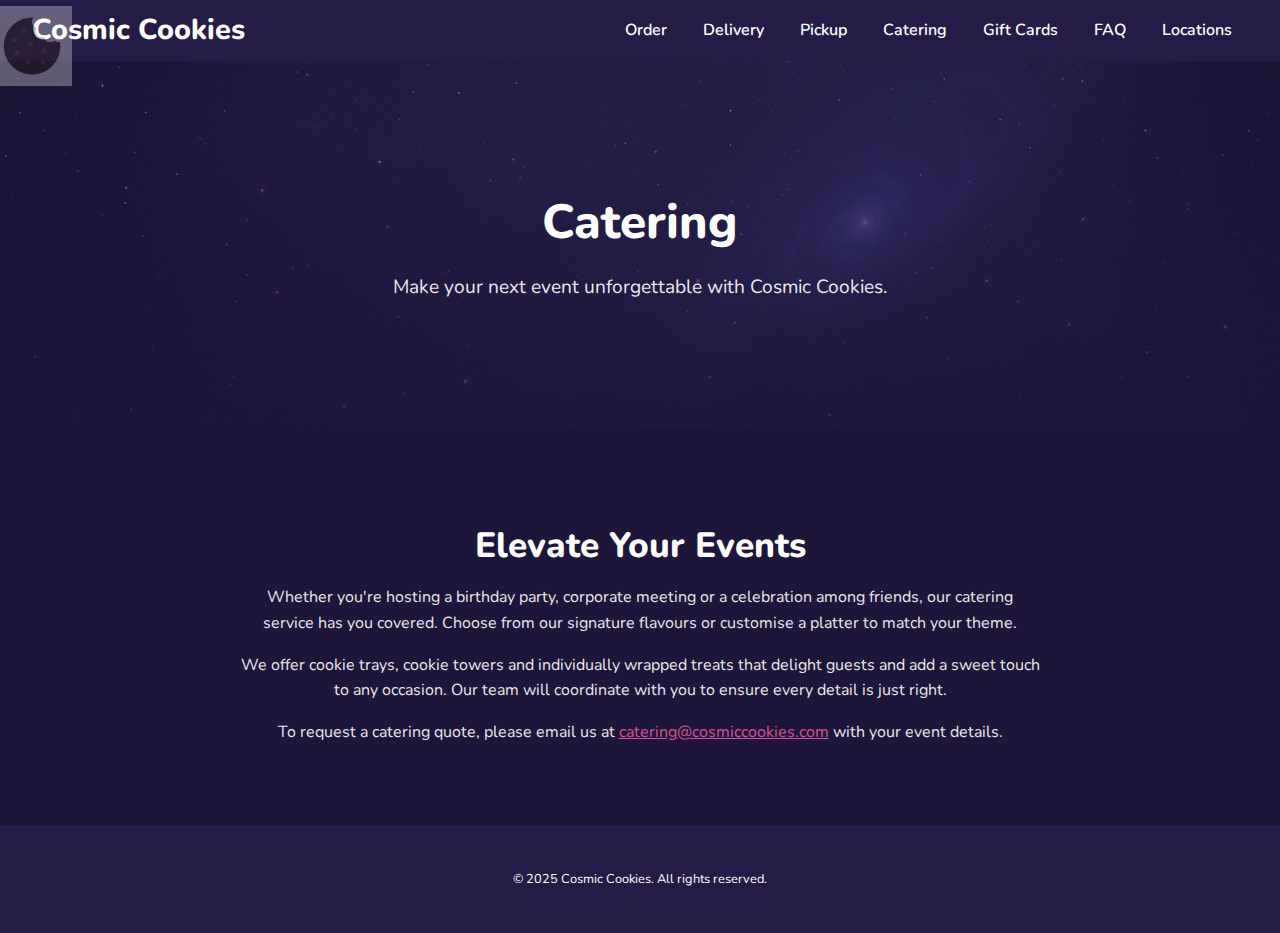
<file: catering.html>
<!DOCTYPE html>
<html lang="en">
  <head>
    <meta charset="UTF-8" />
    <meta name="viewport" content="width=device-width, initial-scale=1.0" />
    <title>Catering · Cosmic Cookies</title>
    <link
      href="https://fonts.googleapis.com/css2?family=Nunito:wght@400;600;800&display=swap"
      rel="stylesheet"
    />
    <link rel="stylesheet" href="style.css" />
  </head>
  <body>
    <header>
      <div class="logo">
        <img src="cookie_logo.png" alt="Cookie silhouette" class="cookie-bg" />
        <span>Cosmic Cookies</span>
      </div>
      <nav class="desktop-nav">
        <a href="order.html">Order</a>
        <a href="delivery.html">Delivery</a>
        <a href="pickup.html">Pickup</a>
        <a href="catering.html" class="active">Catering</a>
        <a href="giftcards.html">Gift&nbsp;Cards</a>
        <a href="faq.html">FAQ</a>
        <a href="locations.html">Locations</a>
      </nav>
      <button class="hamburger" id="hamburger-btn">&#9776;</button>
    </header>
    <nav class="mobile-nav" id="mobileNav">
      <a href="order.html">Order</a>
      <a href="delivery.html">Delivery</a>
      <a href="pickup.html">Pickup</a>
      <a href="catering.html" class="active">Catering</a>
      <a href="giftcards.html">Gift&nbsp;Cards</a>
      <a href="faq.html">FAQ</a>
      <a href="locations.html">Locations</a>
    </nav>

    <section class="hero">
      <div class="hero-content">
        <h1>Catering</h1>
        <p>Make your next event unforgettable with Cosmic Cookies.</p>
      </div>
    </section>

    <section class="content">
      <h2>Elevate Your Events</h2>
      <p>
        Whether you're hosting a birthday party, corporate meeting or a
        celebration among friends, our catering service has you covered. Choose
        from our signature flavours or customise a platter to match your
        theme.
      </p>
      <p>
        We offer cookie trays, cookie towers and individually wrapped treats
        that delight guests and add a sweet touch to any occasion. Our team
        will coordinate with you to ensure every detail is just right.
      </p>
      <p>
        To request a catering quote, please email us at
        <a href="mailto:catering@cosmiccookies.com" style="color: var(--accent); text-decoration: underline;">catering@cosmiccookies.com</a>
        with your event details.
      </p>
    </section>

    <footer>
      <p>&copy; 2025 Cosmic Cookies. All rights reserved.</p>
    </footer>
    <script src="script.js"></script>
  </body>
</html>
</file>
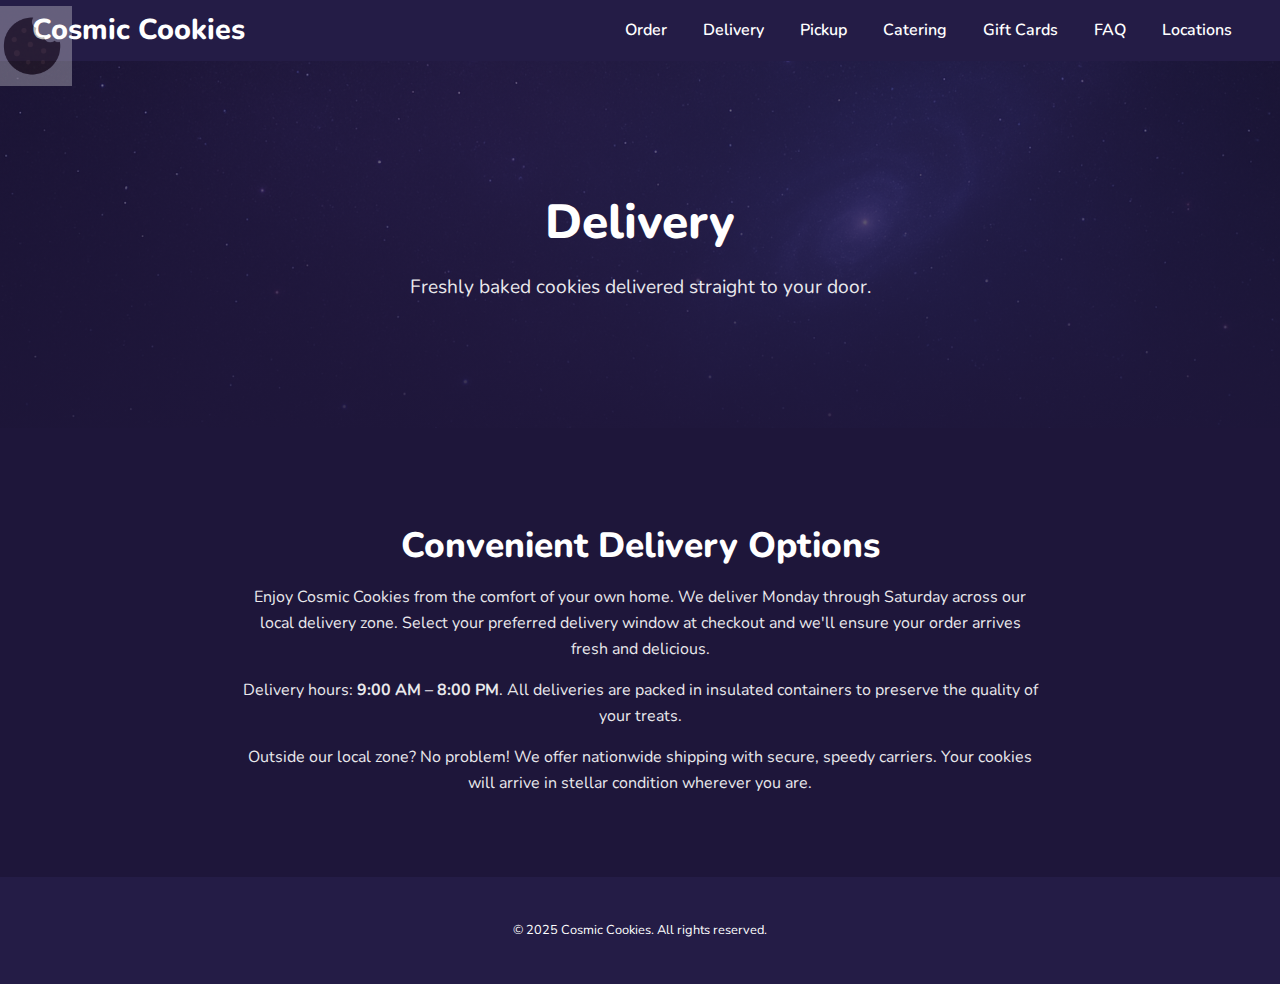
<file: delivery.html>
<!DOCTYPE html>
<html lang="en">
  <head>
    <meta charset="UTF-8" />
    <meta name="viewport" content="width=device-width, initial-scale=1.0" />
    <title>Delivery · Cosmic Cookies</title>
    <link
      href="https://fonts.googleapis.com/css2?family=Nunito:wght@400;600;800&display=swap"
      rel="stylesheet"
    />
    <link rel="stylesheet" href="style.css" />
  </head>
  <body>
    <header>
      <div class="logo">
        <img src="cookie_logo.png" alt="Cookie silhouette" class="cookie-bg" />
        <span>Cosmic Cookies</span>
      </div>
      <nav class="desktop-nav">
        <a href="order.html">Order</a>
        <a href="delivery.html" class="active">Delivery</a>
        <a href="pickup.html">Pickup</a>
        <a href="catering.html">Catering</a>
        <a href="giftcards.html">Gift&nbsp;Cards</a>
        <a href="faq.html">FAQ</a>
        <a href="locations.html">Locations</a>
      </nav>
      <button class="hamburger" id="hamburger-btn">&#9776;</button>
    </header>
    <nav class="mobile-nav" id="mobileNav">
      <a href="order.html">Order</a>
      <a href="delivery.html" class="active">Delivery</a>
      <a href="pickup.html">Pickup</a>
      <a href="catering.html">Catering</a>
      <a href="giftcards.html">Gift&nbsp;Cards</a>
      <a href="faq.html">FAQ</a>
      <a href="locations.html">Locations</a>
    </nav>

    <section class="hero">
      <div class="hero-content">
        <h1>Delivery</h1>
        <p>Freshly baked cookies delivered straight to your door.</p>
      </div>
    </section>

    <section class="content">
      <h2>Convenient Delivery Options</h2>
      <p>
        Enjoy Cosmic Cookies from the comfort of your own home. We deliver
        Monday through Saturday across our local delivery zone. Select your
        preferred delivery window at checkout and we'll ensure your order
        arrives fresh and delicious.
      </p>
      <p>
        Delivery hours: <strong>9:00&nbsp;AM – 8:00&nbsp;PM</strong>. All deliveries are
        packed in insulated containers to preserve the quality of your treats.
      </p>
      <p>
        Outside our local zone? No problem! We offer nationwide shipping with
        secure, speedy carriers. Your cookies will arrive in stellar condition
        wherever you are.
      </p>
    </section>

    <footer>
      <p>&copy; 2025 Cosmic Cookies. All rights reserved.</p>
    </footer>
    <script src="script.js"></script>
  </body>
</html>
</file>
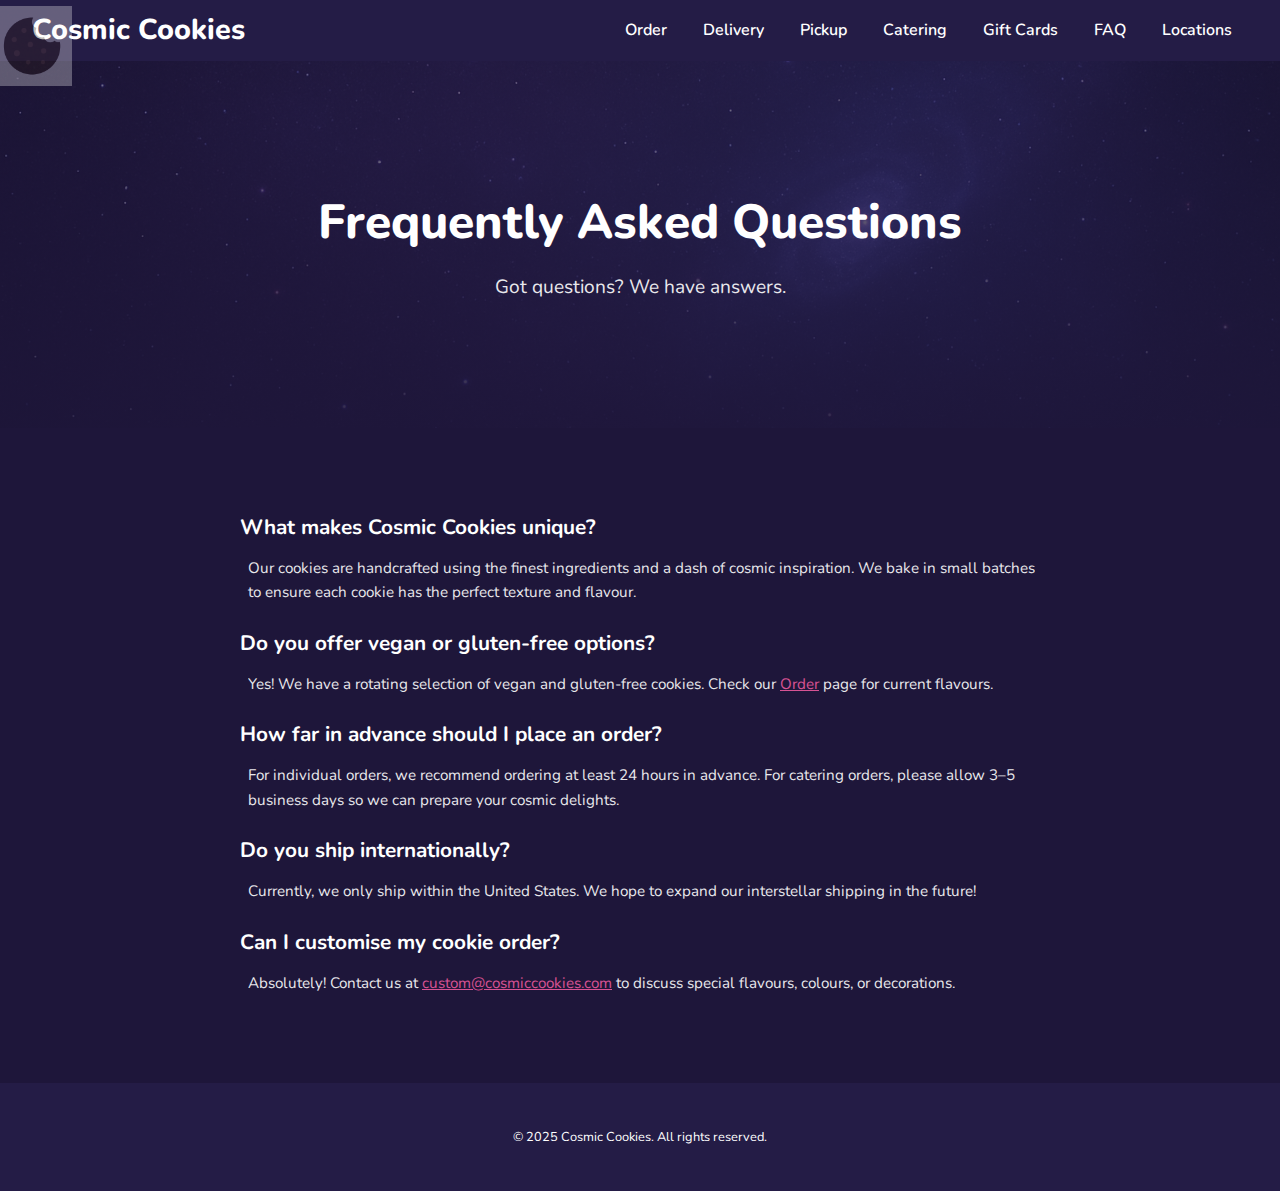
<file: faq.html>
<!DOCTYPE html>
<html lang="en">
  <head>
    <meta charset="UTF-8" />
    <meta name="viewport" content="width=device-width, initial-scale=1.0" />
    <title>FAQ · Cosmic Cookies</title>
    <link
      href="https://fonts.googleapis.com/css2?family=Nunito:wght@400;600;800&display=swap"
      rel="stylesheet"
    />
    <link rel="stylesheet" href="style.css" />
  </head>
  <body>
    <header>
      <div class="logo">
        <img src="cookie_logo.png" alt="Cookie silhouette" class="cookie-bg" />
        <span>Cosmic Cookies</span>
      </div>
      <nav class="desktop-nav">
        <a href="order.html">Order</a>
        <a href="delivery.html">Delivery</a>
        <a href="pickup.html">Pickup</a>
        <a href="catering.html">Catering</a>
        <a href="giftcards.html">Gift&nbsp;Cards</a>
        <a href="faq.html" class="active">FAQ</a>
        <a href="locations.html">Locations</a>
      </nav>
      <button class="hamburger" id="hamburger-btn">&#9776;</button>
    </header>
    <nav class="mobile-nav" id="mobileNav">
      <a href="order.html">Order</a>
      <a href="delivery.html">Delivery</a>
      <a href="pickup.html">Pickup</a>
      <a href="catering.html">Catering</a>
      <a href="giftcards.html">Gift&nbsp;Cards</a>
      <a href="faq.html" class="active">FAQ</a>
      <a href="locations.html">Locations</a>
    </nav>

    <section class="hero">
      <div class="hero-content">
        <h1>Frequently Asked Questions</h1>
        <p>Got questions? We have answers.</p>
      </div>
    </section>

    <section class="content faq-list">
      <div class="faq-item">
        <h3>What makes Cosmic Cookies unique?</h3>
        <p>
          Our cookies are handcrafted using the finest ingredients and a dash of
          cosmic inspiration. We bake in small batches to ensure each cookie
          has the perfect texture and flavour.
        </p>
      </div>
      <div class="faq-item">
        <h3>Do you offer vegan or gluten‑free options?</h3>
        <p>
          Yes! We have a rotating selection of vegan and gluten‑free
          cookies. Check our <a href="order.html" style="color: var(--accent); text-decoration: underline;">Order</a> page for current flavours.
        </p>
      </div>
      <div class="faq-item">
        <h3>How far in advance should I place an order?</h3>
        <p>
          For individual orders, we recommend ordering at least 24 hours in
          advance. For catering orders, please allow 3–5 business days so we
          can prepare your cosmic delights.
        </p>
      </div>
      <div class="faq-item">
        <h3>Do you ship internationally?</h3>
        <p>
          Currently, we only ship within the United States. We hope to expand
          our interstellar shipping in the future!
        </p>
      </div>
      <div class="faq-item">
        <h3>Can I customise my cookie order?</h3>
        <p>
          Absolutely! Contact us at
          <a href="mailto:custom@cosmiccookies.com" style="color: var(--accent); text-decoration: underline;">custom@cosmiccookies.com</a>
          to discuss special flavours, colours, or decorations.
        </p>
      </div>
    </section>

    <footer>
      <p>&copy; 2025 Cosmic Cookies. All rights reserved.</p>
    </footer>
    <script src="script.js"></script>
  </body>
</html>
</file>
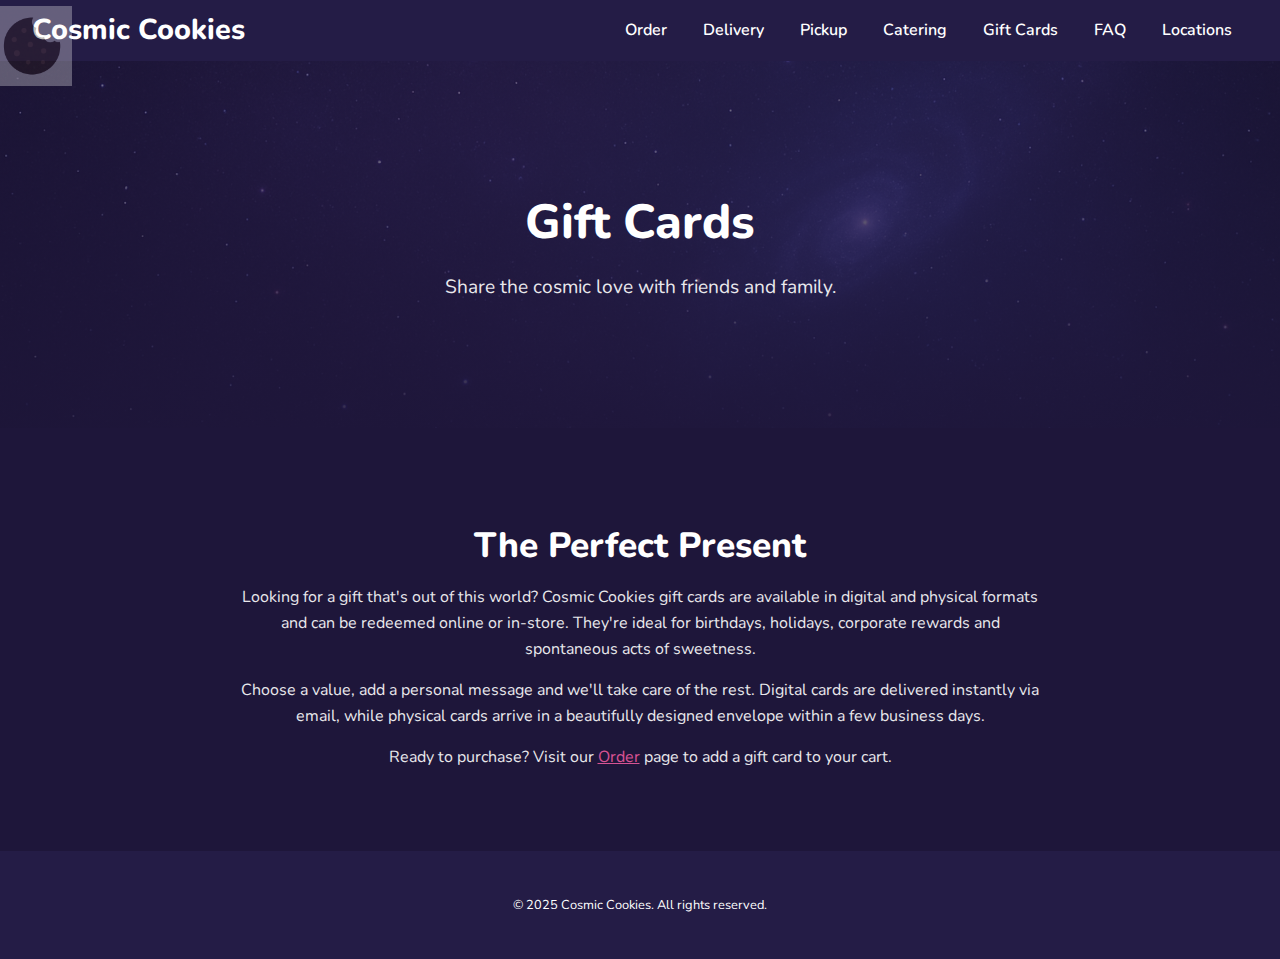
<file: giftcards.html>
<!DOCTYPE html>
<html lang="en">
  <head>
    <meta charset="UTF-8" />
    <meta name="viewport" content="width=device-width, initial-scale=1.0" />
    <title>Gift Cards · Cosmic Cookies</title>
    <link
      href="https://fonts.googleapis.com/css2?family=Nunito:wght@400;600;800&display=swap"
      rel="stylesheet"
    />
    <link rel="stylesheet" href="style.css" />
  </head>
  <body>
    <header>
      <div class="logo">
        <img src="cookie_logo.png" alt="Cookie silhouette" class="cookie-bg" />
        <span>Cosmic Cookies</span>
      </div>
      <nav class="desktop-nav">
        <a href="order.html">Order</a>
        <a href="delivery.html">Delivery</a>
        <a href="pickup.html">Pickup</a>
        <a href="catering.html">Catering</a>
        <a href="giftcards.html" class="active">Gift&nbsp;Cards</a>
        <a href="faq.html">FAQ</a>
        <a href="locations.html">Locations</a>
      </nav>
      <button class="hamburger" id="hamburger-btn">&#9776;</button>
    </header>
    <nav class="mobile-nav" id="mobileNav">
      <a href="order.html">Order</a>
      <a href="delivery.html">Delivery</a>
      <a href="pickup.html">Pickup</a>
      <a href="catering.html">Catering</a>
      <a href="giftcards.html" class="active">Gift&nbsp;Cards</a>
      <a href="faq.html">FAQ</a>
      <a href="locations.html">Locations</a>
    </nav>

    <section class="hero">
      <div class="hero-content">
        <h1>Gift Cards</h1>
        <p>Share the cosmic love with friends and family.</p>
      </div>
    </section>

    <section class="content">
      <h2>The Perfect Present</h2>
      <p>
        Looking for a gift that's out of this world? Cosmic Cookies gift cards
        are available in digital and physical formats and can be redeemed
        online or in‑store. They're ideal for birthdays, holidays, corporate
        rewards and spontaneous acts of sweetness.
      </p>
      <p>
        Choose a value, add a personal message and we'll take care of the
        rest. Digital cards are delivered instantly via email, while
        physical cards arrive in a beautifully designed envelope within a few
        business days.
      </p>
      <p>
        Ready to purchase? Visit our <a href="order.html" style="color: var(--accent); text-decoration: underline;">Order</a> page to add a gift card to your cart.
      </p>
    </section>

    <footer>
      <p>&copy; 2025 Cosmic Cookies. All rights reserved.</p>
    </footer>
    <script src="script.js"></script>
  </body>
</html>
</file>
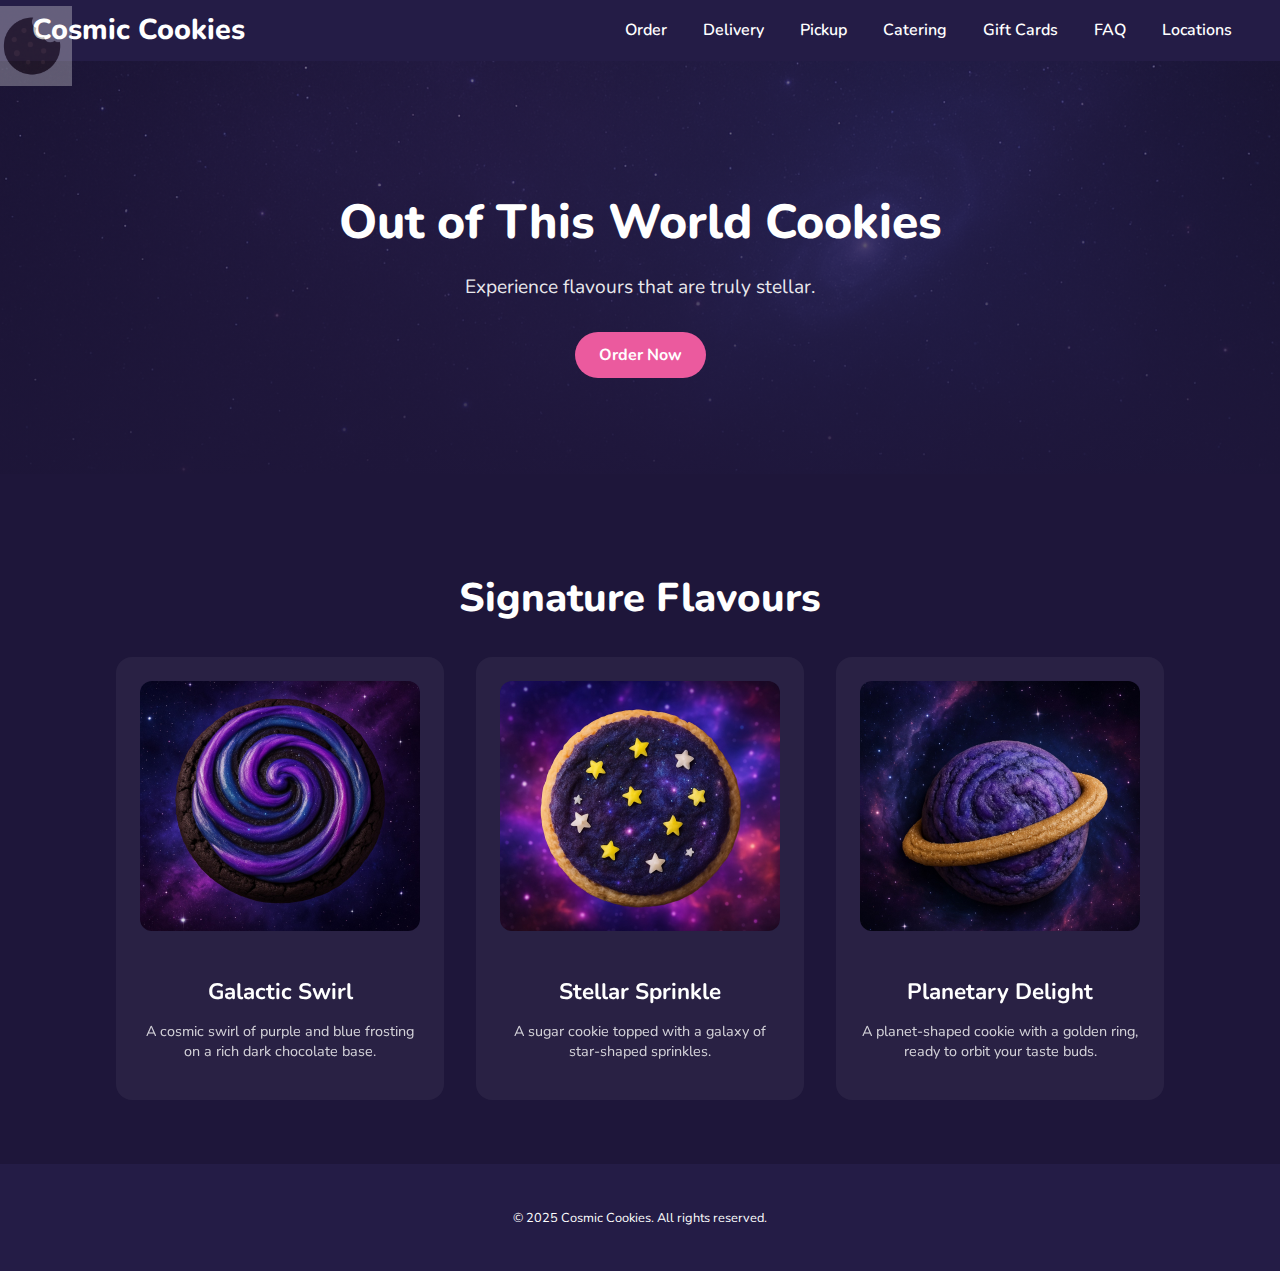
<file: index.html..html>
<!DOCTYPE html>
<html lang="en">
  <head>
    <meta charset="UTF-8" />
    <meta name="viewport" content="width=device-width, initial-scale=1.0" />
    <title>Cosmic Cookies</title>
    <link
      href="https://fonts.googleapis.com/css2?family=Nunito:wght@400;600;800&display=swap"
      rel="stylesheet"
    />
    <link rel="stylesheet" href="style.css" />
  </head>
  <body>
    <header>
      <div class="logo">
        <img
          src="cookie_logo.png"
          alt="Cookie silhouette"
          class="cookie-bg"
        />
        <span>Cosmic Cookies</span>
      </div>
      <nav class="desktop-nav">
        <a href="order.html">Order</a>
        <a href="delivery.html">Delivery</a>
        <a href="pickup.html">Pickup</a>
        <a href="catering.html">Catering</a>
        <a href="giftcards.html">Gift&nbsp;Cards</a>
        <a href="faq.html">FAQ</a>
        <a href="locations.html">Locations</a>
      </nav>
      <button class="hamburger" id="hamburger-btn">&#9776;</button>
    </header>
    <nav class="mobile-nav" id="mobileNav">
      <a href="order.html">Order</a>
      <a href="delivery.html">Delivery</a>
      <a href="pickup.html">Pickup</a>
      <a href="catering.html">Catering</a>
      <a href="giftcards.html">Gift&nbsp;Cards</a>
      <a href="faq.html">FAQ</a>
      <a href="locations.html">Locations</a>
    </nav>

    <section class="hero">
      <div class="hero-content">
        <h1>Out of This World Cookies</h1>
        <p>Experience flavours that are truly stellar.</p>
        <a class="cta-btn" href="order.html">Order Now</a>
      </div>
    </section>

    <section class="products">
      <h2>Signature Flavours</h2>
      <div class="product-grid">
        <!-- Galactic Swirl -->
        <div class="product-card">
          <img src="galactic_swirl.png" alt="Galactic Swirl" />
          <h3>Galactic Swirl</h3>
          <p>
            A cosmic swirl of purple and blue frosting on a rich dark chocolate base.
          </p>
        </div>
        <!-- Stellar Sprinkle -->
        <div class="product-card">
          <img src="stellar_sprinkle.png" alt="Stellar Sprinkle" />
          <h3>Stellar Sprinkle</h3>
          <p>
            A sugar cookie topped with a galaxy of star‑shaped sprinkles.
          </p>
        </div>
        <!-- Planetary Delight -->
        <div class="product-card">
          <img src="planetary_delight_cookie.png" alt="Planetary Delight" />
          <h3>Planetary Delight</h3>
          <p>
            A planet‑shaped cookie with a golden ring, ready to orbit your taste buds.
          </p>
        </div>
      </div>
    </section>

    <footer>
      <p>&copy; 2025 Cosmic Cookies. All rights reserved.</p>
    </footer>
    <script src="script.js"></script>
  </body>
</html>
</file>
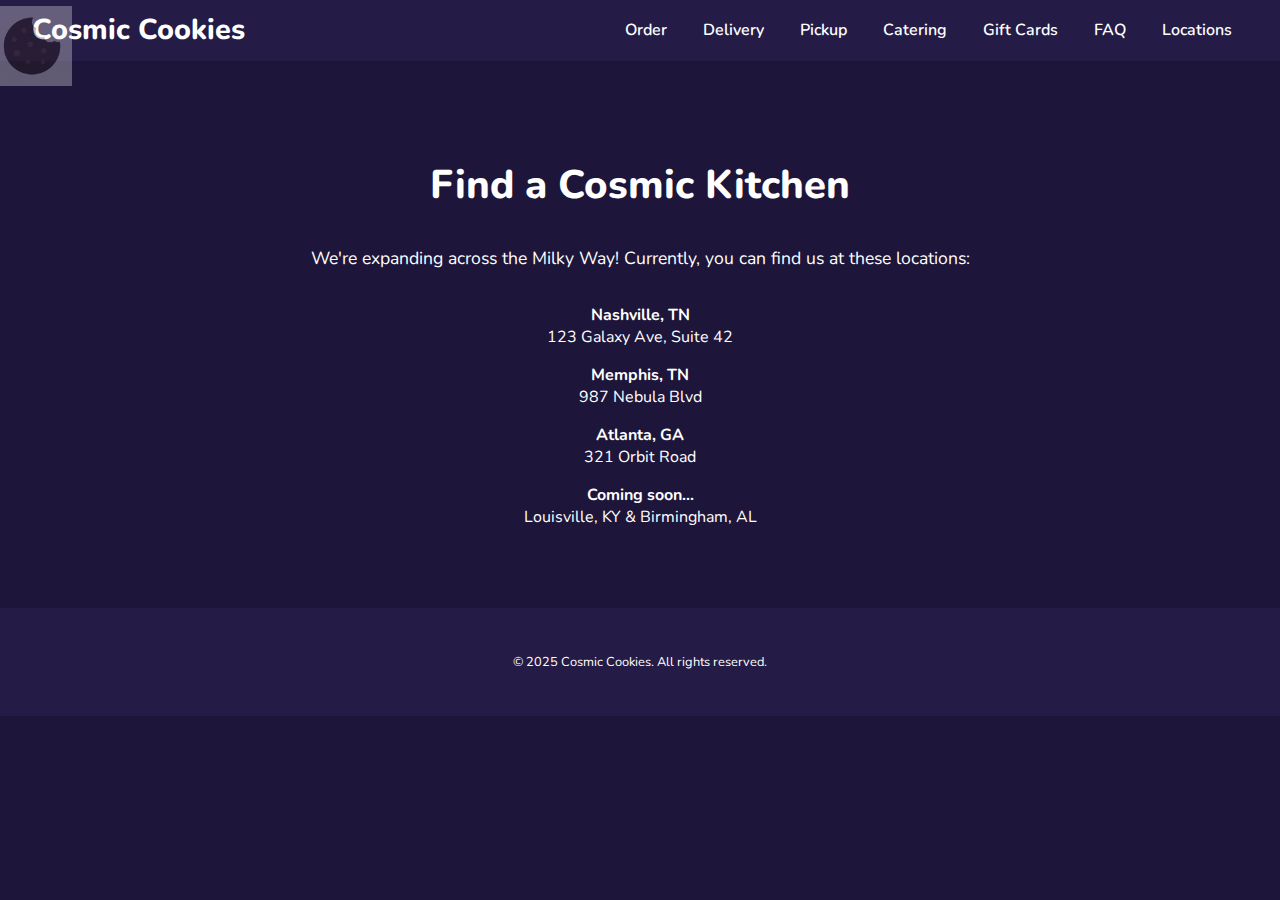
<file: locations.html>
<!DOCTYPE html>
<html lang="en">
  <head>
    <meta charset="UTF-8" />
    <meta name="viewport" content="width=device-width, initial-scale=1.0" />
    <title>Locations | Cosmic Cookies</title>
    <link
      href="https://fonts.googleapis.com/css2?family=Nunito:wght@400;600;800&display=swap"
      rel="stylesheet"
    />
    <link rel="stylesheet" href="style.css" />
  </head>
  <body>
    <header>
      <div class="logo">
        <img src="cookie_logo.png" alt="Cookie silhouette" class="cookie-bg" />
        <span>Cosmic Cookies</span>
      </div>
      <nav class="desktop-nav">
        <a href="order.html">Order</a>
        <a href="delivery.html">Delivery</a>
        <a href="pickup.html">Pickup</a>
        <a href="catering.html">Catering</a>
        <a href="giftcards.html">Gift&nbsp;Cards</a>
        <a href="faq.html">FAQ</a>
        <a href="locations.html" class="active">Locations</a>
      </nav>
      <button class="hamburger" id="hamburger-btn">&#9776;</button>
    </header>
    <nav class="mobile-nav" id="mobileNav">
      <a href="order.html">Order</a>
      <a href="delivery.html">Delivery</a>
      <a href="pickup.html">Pickup</a>
      <a href="catering.html">Catering</a>
      <a href="giftcards.html">Gift&nbsp;Cards</a>
      <a href="faq.html">FAQ</a>
      <a href="locations.html">Locations</a>
    </nav>

    <section class="products">
      <h2>Find a Cosmic Kitchen</h2>
      <p style="max-width: 700px; margin: 0 auto; line-height: 1.6; font-size: 1.1rem;">
        We're expanding across the Milky Way! Currently, you can find us at
        these locations:
      </p>
      <ul style="list-style: none; padding: 0; margin-top: 2rem; max-width: 500px; margin-left:auto; margin-right:auto;">
        <li style="margin-bottom:1rem;">
          <strong>Nashville, TN</strong><br />
          123 Galaxy Ave, Suite 42
        </li>
        <li style="margin-bottom:1rem;">
          <strong>Memphis, TN</strong><br />
          987 Nebula Blvd
        </li>
        <li style="margin-bottom:1rem;">
          <strong>Atlanta, GA</strong><br />
          321 Orbit Road
        </li>
        <li>
          <strong>Coming soon...</strong><br />
          Louisville, KY &amp; Birmingham, AL
        </li>
      </ul>
    </section>

    <footer>
      <p>&copy; 2025 Cosmic Cookies. All rights reserved.</p>
    </footer>
    <script src="script.js"></script>
  </body>
</html>
</file>
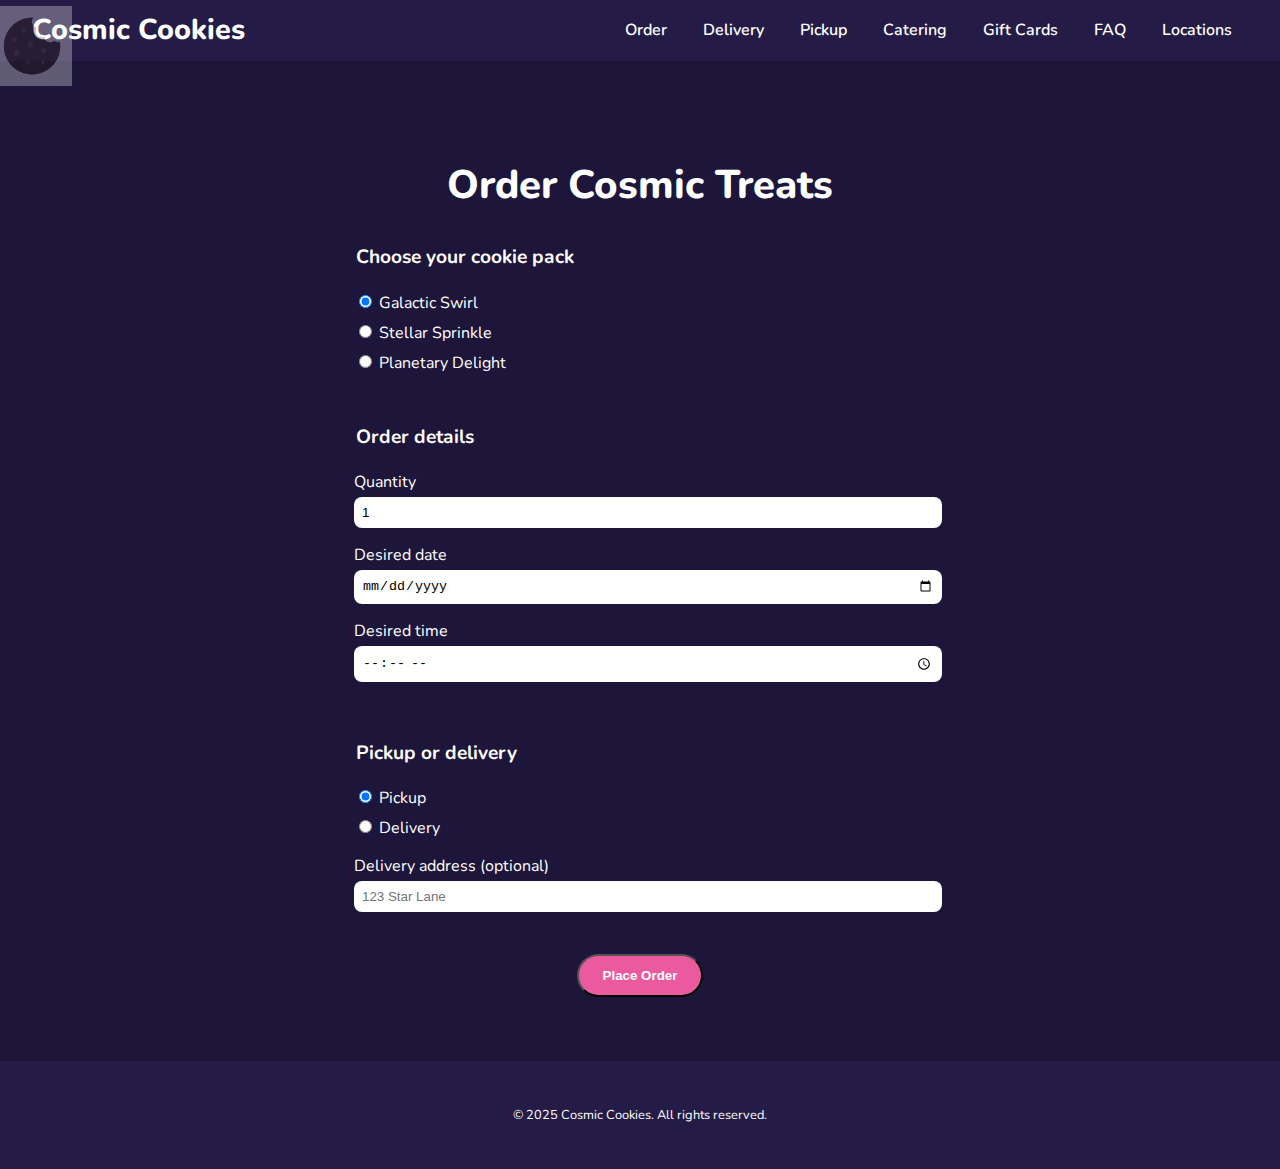
<file: order.html>
<!DOCTYPE html>
<html lang="en">
  <head>
    <meta charset="UTF-8" />
    <meta name="viewport" content="width=device-width, initial-scale=1.0" />
    <title>Order Cosmic Cookies</title>
    <link
      href="https://fonts.googleapis.com/css2?family=Nunito:wght@400;600;800&display=swap"
      rel="stylesheet"
    />
    <link rel="stylesheet" href="style.css" />
  </head>
  <body>
    <header>
      <div class="logo">
        <img
          src="cookie_logo.png"
          alt="Cookie silhouette"
          class="cookie-bg"
        />
        <span>Cosmic Cookies</span>
      </div>
      <nav class="desktop-nav">
        <a href="order.html" class="active">Order</a>
        <a href="delivery.html">Delivery</a>
        <a href="pickup.html">Pickup</a>
        <a href="catering.html">Catering</a>
        <a href="giftcards.html">Gift&nbsp;Cards</a>
        <a href="faq.html">FAQ</a>
        <a href="locations.html">Locations</a>
      </nav>
      <button class="hamburger" id="hamburger-btn">&#9776;</button>
    </header>
    <nav class="mobile-nav" id="mobileNav">
      <a href="order.html">Order</a>
      <a href="delivery.html">Delivery</a>
      <a href="pickup.html">Pickup</a>
      <a href="catering.html">Catering</a>
      <a href="giftcards.html">Gift&nbsp;Cards</a>
      <a href="faq.html">FAQ</a>
      <a href="locations.html">Locations</a>
    </nav>

    <section class="products">
      <h2>Order Cosmic Treats</h2>
      <form id="order-form" style="max-width: 600px; margin: 0 auto; text-align: left;">
        <fieldset style="border: none; margin-bottom: 2rem;">
          <legend style="font-weight: 700; margin-bottom: 1rem; font-size: 1.2rem;">Choose your cookie pack</legend>
          <label style="display: block; margin-bottom: 0.5rem;">
            <input type="radio" name="product" value="Galactic Swirl" checked />
            Galactic Swirl
          </label>
          <label style="display: block; margin-bottom: 0.5rem;">
            <input type="radio" name="product" value="Stellar Sprinkle" />
            Stellar Sprinkle
          </label>
          <label style="display: block; margin-bottom: 0.5rem;">
            <input type="radio" name="product" value="Planetary Delight" />
            Planetary Delight
          </label>
        </fieldset>

        <fieldset style="border: none; margin-bottom: 2rem;">
          <legend style="font-weight: 700; margin-bottom: 1rem; font-size: 1.2rem;">Order details</legend>
          <label style="display: block; margin-bottom: 1rem;">
            Quantity
            <input type="number" name="quantity" min="1" max="10" value="1" style="width: 100%; padding: 0.5rem; border-radius: 8px; border: none; margin-top: 0.25rem;" />
          </label>
          <label style="display: block; margin-bottom: 1rem;">
            Desired date
            <input type="date" name="date" required style="width: 100%; padding: 0.5rem; border-radius: 8px; border: none; margin-top: 0.25rem;" />
          </label>
          <label style="display: block; margin-bottom: 1rem;">
            Desired time
            <input type="time" name="time" required style="width: 100%; padding: 0.5rem; border-radius: 8px; border: none; margin-top: 0.25rem;" />
          </label>
        </fieldset>

        <fieldset style="border: none; margin-bottom: 2rem;">
          <legend style="font-weight: 700; margin-bottom: 1rem; font-size: 1.2rem;">Pickup or delivery</legend>
          <label style="display: block; margin-bottom: 0.5rem;">
            <input type="radio" name="method" value="pickup" checked /> Pickup
          </label>
          <label style="display: block; margin-bottom: 0.5rem;">
            <input type="radio" name="method" value="delivery" /> Delivery
          </label>
          <label style="display: block; margin-top: 1rem;">
            Delivery address (optional)
            <input type="text" name="address" placeholder="123 Star Lane" style="width: 100%; padding: 0.5rem; border-radius: 8px; border: none; margin-top: 0.25rem;" />
          </label>
        </fieldset>

        <button type="submit" class="cta-btn" style="display: block; margin: 0 auto;">Place Order</button>
      </form>
    </section>

    <footer>
      <p>&copy; 2025 Cosmic Cookies. All rights reserved.</p>
    </footer>
    <script src="script.js"></script>
    <script>
      // basic validation and fake submission for demonstration
      document.getElementById('order-form').addEventListener('submit', function (e) {
        e.preventDefault();
        alert('Thank you! Your cosmic order has been placed.');
      });
    </script>
  </body>
</html>
</file>
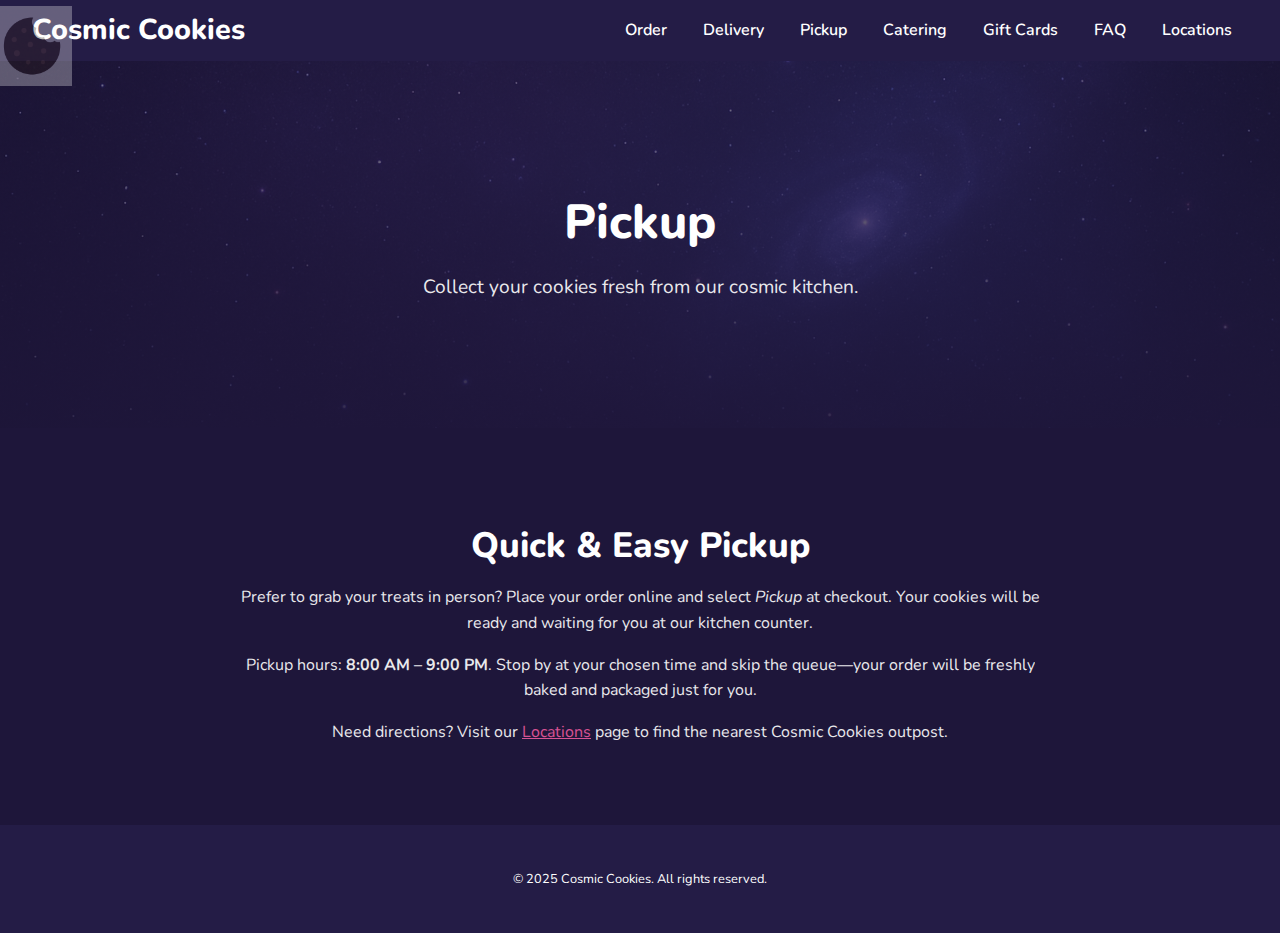
<file: pickup.html>
<!DOCTYPE html>
<html lang="en">
  <head>
    <meta charset="UTF-8" />
    <meta name="viewport" content="width=device-width, initial-scale=1.0" />
    <title>Pickup · Cosmic Cookies</title>
    <link
      href="https://fonts.googleapis.com/css2?family=Nunito:wght@400;600;800&display=swap"
      rel="stylesheet"
    />
    <link rel="stylesheet" href="style.css" />
  </head>
  <body>
    <header>
      <div class="logo">
        <img src="cookie_logo.png" alt="Cookie silhouette" class="cookie-bg" />
        <span>Cosmic Cookies</span>
      </div>
      <nav class="desktop-nav">
        <a href="order.html">Order</a>
        <a href="delivery.html">Delivery</a>
        <a href="pickup.html" class="active">Pickup</a>
        <a href="catering.html">Catering</a>
        <a href="giftcards.html">Gift&nbsp;Cards</a>
        <a href="faq.html">FAQ</a>
        <a href="locations.html">Locations</a>
      </nav>
      <button class="hamburger" id="hamburger-btn">&#9776;</button>
    </header>
    <nav class="mobile-nav" id="mobileNav">
      <a href="order.html">Order</a>
      <a href="delivery.html">Delivery</a>
      <a href="pickup.html" class="active">Pickup</a>
      <a href="catering.html">Catering</a>
      <a href="giftcards.html">Gift&nbsp;Cards</a>
      <a href="faq.html">FAQ</a>
      <a href="locations.html">Locations</a>
    </nav>

    <section class="hero">
      <div class="hero-content">
        <h1>Pickup</h1>
        <p>Collect your cookies fresh from our cosmic kitchen.</p>
      </div>
    </section>

    <section class="content">
      <h2>Quick & Easy Pickup</h2>
      <p>
        Prefer to grab your treats in person? Place your order online and
        select <em>Pickup</em> at checkout. Your cookies will be ready and waiting
        for you at our kitchen counter.
      </p>
      <p>
        Pickup hours: <strong>8:00&nbsp;AM – 9:00&nbsp;PM</strong>. Stop by at your chosen
        time and skip the queue—your order will be freshly baked and
        packaged just for you.
      </p>
      <p>
        Need directions? Visit our <a href="locations.html" style="color: var(--accent); text-decoration: underline;">Locations</a> page to
        find the nearest Cosmic Cookies outpost.
      </p>
    </section>

    <footer>
      <p>&copy; 2025 Cosmic Cookies. All rights reserved.</p>
    </footer>
    <script src="script.js"></script>
  </body>
</html>
</file>
<file: style.css>
/* Cosmic Cookies Site Styles */

/* Root color palette for easy theming */
:root {
  --primary: #1e163a;
  --secondary: #241c46;
  --accent: #eb5a9e;
  --text: #ffffff;
  --card-bg: rgba(255, 255, 255, 0.05);
}

body {
  margin: 0;
  font-family: 'Nunito', sans-serif;
  color: var(--text);
  background: var(--primary);
}

/* Sticky header with logo and navigation */
header {
  display: flex;
  justify-content: space-between;
  align-items: center;
  padding: 1rem 2rem;
  position: sticky;
  top: 0;
  background: var(--secondary);
  z-index: 1000;
}

.logo {
  position: relative;
  font-size: 1.8rem;
  font-weight: 800;
  line-height: 1;
}

/* Background cookie silhouette behind the brand name */
.logo .cookie-bg {
  position: absolute;
  top: -10px;
  left: -40px;
  width: 80px;
  height: auto;
  opacity: 0.3;
  pointer-events: none;
}

/* Desktop navigation styling */
nav.desktop-nav a {
  margin: 0 1rem;
  color: var(--text);
  text-decoration: none;
  font-weight: 600;
  transition: color 0.3s;
}

nav.desktop-nav a:hover {
  color: var(--accent);
}

/* Hamburger button hidden on desktop */
.hamburger {
  display: none;
  background: none;
  border: none;
  font-size: 2rem;
  color: var(--text);
  cursor: pointer;
}

/* Mobile navigation hidden by default */
nav.mobile-nav {
  display: none;
  flex-direction: column;
  background: var(--secondary);
  padding: 1rem;
  position: absolute;
  top: 60px;
  right: 0;
  width: 200px;
  border-radius: 0 0 0 8px;
  box-shadow: 0 5px 15px rgba(0, 0, 0, 0.4);
}

nav.mobile-nav a {
  margin: 0.5rem 0;
  color: var(--text);
  text-decoration: none;
  font-weight: 600;
}

nav.mobile-nav a:hover {
  color: var(--accent);
}

/* Show mobile nav when toggled */
nav.mobile-nav.show {
  display: flex;
}

/* Hero section with cosmic background */
.hero {
  background-image: url('cosmic_bg.png');
  background-size: cover;
  background-position: center;
  text-align: center;
  padding: 6rem 1rem;
  position: relative;
  overflow: hidden;
}

/* Overlay gradient on hero to improve text contrast */
.hero::after {
  content: '';
  position: absolute;
  top: 0;
  left: 0;
  width: 100%;
  height: 100%;
  background: linear-gradient(180deg, rgba(30, 22, 58, 0.6) 0%, rgba(30, 22, 58, 0.9) 100%);
  z-index: 0;
}

.hero-content {
  position: relative;
  z-index: 1;
  max-width: 700px;
  margin: 0 auto;
}

.hero h1 {
  font-size: 3rem;
  margin-bottom: 1rem;
  font-weight: 800;
}

.hero p {
  font-size: 1.2rem;
  margin-bottom: 2rem;
  opacity: 0.9;
}

/* Call-to-action button styling */
.cta-btn {
  background: var(--accent);
  color: var(--text);
  padding: 0.75rem 1.5rem;
  border-radius: 30px;
  text-decoration: none;
  font-weight: 700;
  display: inline-block;
  transition: background 0.3s;
}

.cta-btn:hover {
  background: #c54885;
}

/* Products section */
.products {
  padding: 4rem 2rem;
  text-align: center;
}

.products h2 {
  font-size: 2.5rem;
  margin-bottom: 2rem;
  font-weight: 800;
}

.product-grid {
  display: flex;
  gap: 2rem;
  flex-wrap: wrap;
  justify-content: center;
}

.product-card {
  background: var(--card-bg);
  backdrop-filter: blur(8px);
  padding: 1.5rem;
  border-radius: 16px;
  width: 280px;
  transition: transform 0.3s, box-shadow 0.3s;
  position: relative;
}

.product-card:hover {
  transform: translateY(-8px);
  box-shadow: 0 10px 30px rgba(0, 0, 0, 0.3);
}

.product-card img {
  width: 100%;
  border-radius: 12px;
  margin-bottom: 1rem;
}

.product-card h3 {
  font-size: 1.4rem;
  margin-bottom: 0.5rem;
  font-weight: 700;
}

.product-card p {
  font-size: 0.9rem;
  opacity: 0.8;
  line-height: 1.4;
}

/* Generic content section styling for informational pages */
.content {
  padding: 4rem 2rem;
  max-width: 800px;
  margin: 0 auto;
  text-align: center;
}

.content h2 {
  font-size: 2.2rem;
  margin-bottom: 1rem;
  font-weight: 800;
}

.content p {
  font-size: 1rem;
  line-height: 1.6;
  margin-bottom: 1rem;
  opacity: 0.9;
}

/* FAQ list styling */
.faq-list {
  text-align: left;
}

.faq-item {
  margin-bottom: 1.5rem;
}

.faq-item h3 {
  font-size: 1.3rem;
  margin-bottom: 0.5rem;
  font-weight: 700;
}

.faq-item p {
  font-size: 0.95rem;
  margin-left: 0.5rem;
  opacity: 0.9;
}

/* Locations grid styling */
.locations-grid {
  display: flex;
  flex-wrap: wrap;
  gap: 2rem;
  justify-content: center;
  margin-top: 2rem;
}

.location-card {
  background: var(--card-bg);
  backdrop-filter: blur(8px);
  padding: 1.5rem;
  border-radius: 12px;
  width: 280px;
  text-align: left;
  transition: transform 0.3s, box-shadow 0.3s;
}

.location-card:hover {
  transform: translateY(-5px);
  box-shadow: 0 8px 20px rgba(0, 0, 0, 0.25);
}

.location-card h3 {
  font-size: 1.2rem;
  margin-bottom: 0.25rem;
  font-weight: 700;
}

.location-card p {
  font-size: 0.9rem;
  opacity: 0.85;
  line-height: 1.4;
}

/* Footer styling */
footer {
  text-align: center;
  padding: 2rem 1rem;
  background: var(--secondary);
  color: var(--text);
  font-size: 0.8rem;
}

/* Responsive adjustments */
@media (max-width: 768px) {
  nav.desktop-nav {
    display: none;
  }
  .hamburger {
    display: block;
  }
  .hero h1 {
    font-size: 2.5rem;
  }
  .product-card {
    width: 100%;
    max-width: 320px;
  }
}
</file>
